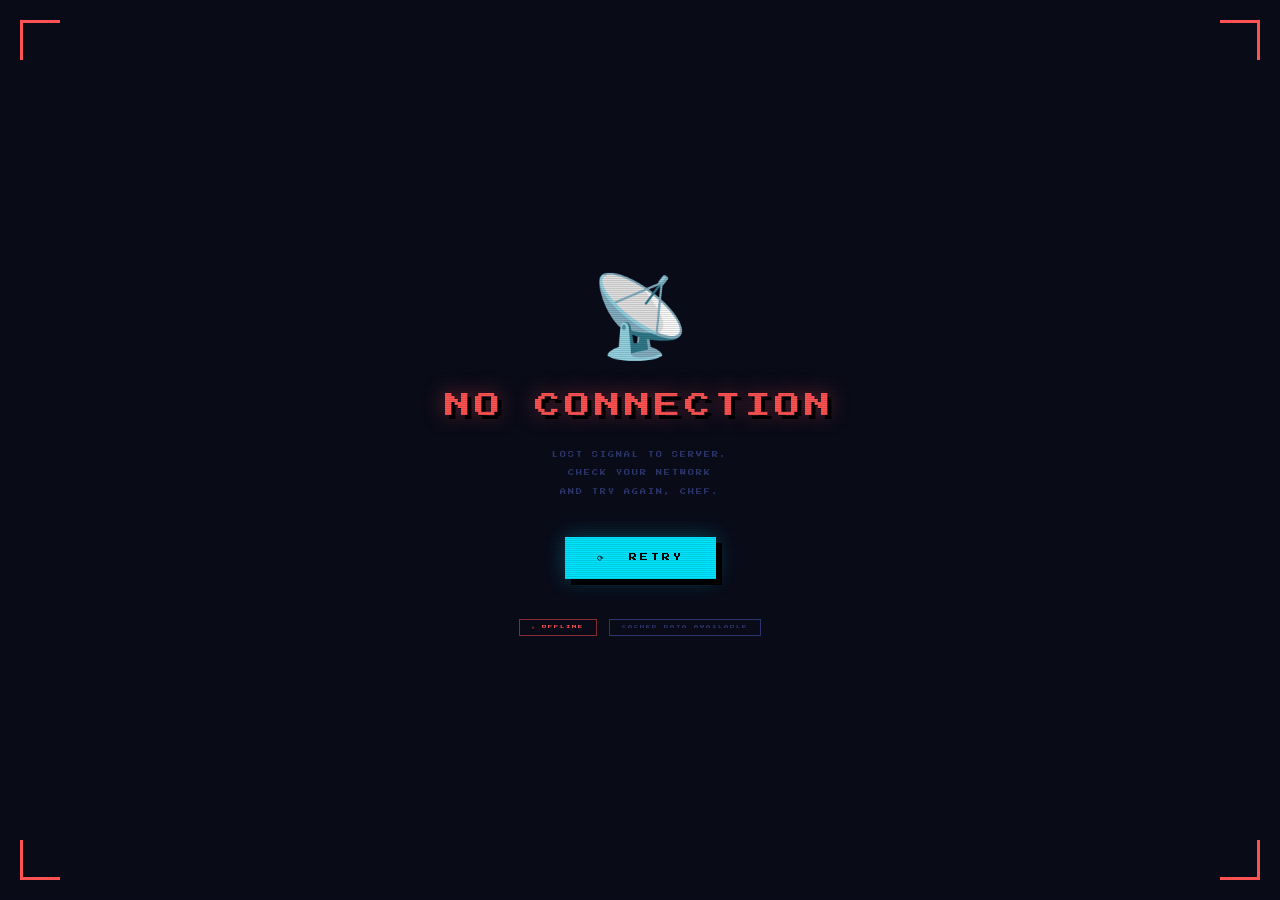
<file: Offline.html>
<!DOCTYPE html>
<html lang="en">
<head>
  <meta charset="UTF-8">
  <meta name="viewport" content="width=device-width, initial-scale=1.0">
  <title>Mad Beans – Offline</title>
  <link rel="manifest" href="manifest.json">
  <meta name="theme-color" content="#0a0c1a">
  <link href="https://fonts.googleapis.com/css2?family=Press+Start+2P&display=swap" rel="stylesheet">
  <style>
    :root {
      --bg: #0a0c1a; --cyan: #00e5ff; --magenta: #e040fb;
      --red: #ff5252; --dim: #2e3870; --text: #c8d4ff;
      --px: 'Press Start 2P', monospace;
    }
    *, *::before, *::after { margin:0; padding:0; box-sizing:border-box; }
    html, body { width:100%; height:100%; background:var(--bg); overflow:hidden; font-family:var(--px); color:var(--text); }
    .scanlines {
      position:fixed; inset:0; z-index:10; pointer-events:none;
      background:repeating-linear-gradient(0deg,transparent 0px,transparent 1px,rgba(0,0,0,0.12) 1px,rgba(0,0,0,0.12) 2px);
    }
    .corner { position:fixed; z-index:20; width:40px; height:40px; }
    .tl { top:20px; left:20px; border-top:3px solid var(--red); border-left:3px solid var(--red); }
    .tr { top:20px; right:20px; border-top:3px solid var(--red); border-right:3px solid var(--red); }
    .bl { bottom:20px; left:20px; border-bottom:3px solid var(--red); border-left:3px solid var(--red); }
    .br { bottom:20px; right:20px; border-bottom:3px solid var(--red); border-right:3px solid var(--red); }
    .wrap {
      position:relative; z-index:5; width:100%; height:100%;
      display:flex; flex-direction:column; align-items:center; justify-content:center; gap:28px;
    }
    .no-signal {
      font-size: clamp(3rem, 10vw, 5rem);
      animation: flicker 2s step-end infinite;
    }
    @keyframes flicker {
      0%,100%{opacity:1} 25%{opacity:0.3} 50%{opacity:1} 75%{opacity:0.5}
    }
    .title {
      font-size: clamp(1rem, 4vw, 1.6rem);
      color: var(--red);
      text-shadow: 4px 4px 0 #000, 0 0 20px rgba(255,82,82,0.5);
      letter-spacing: 4px;
    }
    .sub {
      font-size: 0.38rem; color:var(--dim); letter-spacing:2px; text-align:center; line-height:3;
    }
    .btn-retry {
      font-family:var(--px); font-size:0.5rem; letter-spacing:3px;
      background:var(--cyan); color:#000; border:none; padding:16px 32px;
      cursor:pointer; box-shadow:6px 6px 0 #000, 0 0 20px rgba(0,229,255,0.3);
      transition:transform .08s, box-shadow .08s;
      margin-top:8px;
    }
    .btn-retry:hover { transform:translate(-3px,-3px); box-shadow:9px 9px 0 #000; }
    .btn-retry:active{ transform:translate(4px,4px); box-shadow:2px 2px 0 #000; }
    .status-bar {
      display:flex; gap:12px; margin-top:12px;
    }
    .status-pill {
      font-size:0.28rem; padding:5px 12px;
      border:1px solid var(--dim); color:var(--dim); letter-spacing:2px;
    }
    .status-pill.err { border-color:rgba(255,82,82,0.5); color:var(--red); }
  </style>
</head>
<body>
  <div class="scanlines"></div>
  <div class="corner tl"></div>
  <div class="corner tr"></div>
  <div class="corner bl"></div>
  <div class="corner br"></div>

  <div class="wrap">
    <div class="no-signal">📡</div>
    <div class="title">NO CONNECTION</div>
    <div class="sub">
      LOST SIGNAL TO SERVER.<br>
      CHECK YOUR NETWORK<br>
      AND TRY AGAIN, CHEF.
    </div>
    <button class="btn-retry" onclick="retry()">⟳ &nbsp;RETRY</button>
    <div class="status-bar">
      <span class="status-pill err">✕ OFFLINE</span>
      <span class="status-pill">CACHED DATA AVAILABLE</span>
    </div>
  </div>

  <script>
    function retry() {
      window.location.reload();
    }
    // Auto-retry cuando recupere conexión
    window.addEventListener('online', () => {
      window.location.href = '/index.html';
    });
  </script>
</body>
</html>
</file>
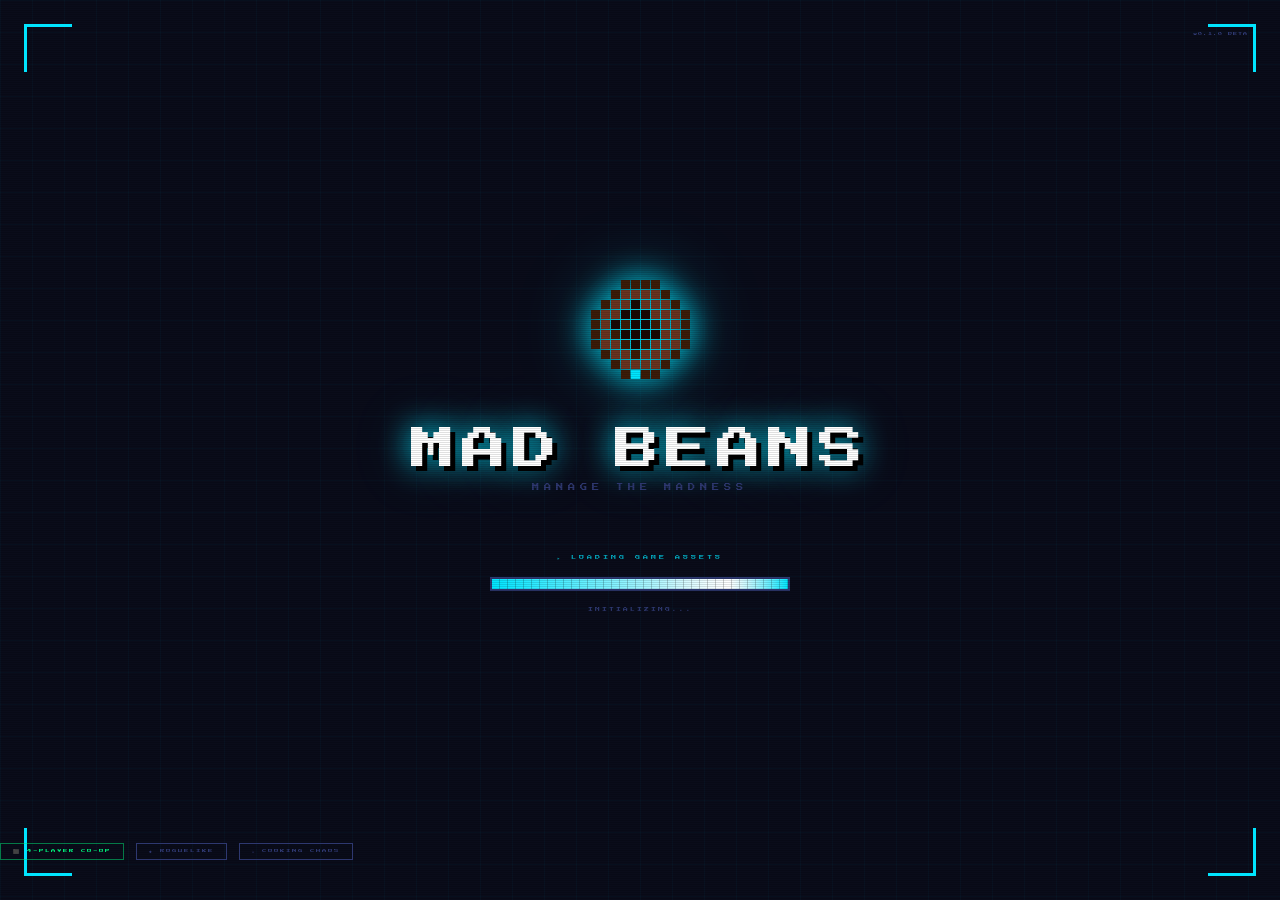
<file: Splash.html>
<!DOCTYPE html>
<html lang="en">
<head>
  <meta charset="UTF-8">
  <meta name="viewport" content="width=device-width, initial-scale=1.0">
  <title>Mad Beans – Loading</title>

  <!-- PWA Meta Tags -->
  <link rel="manifest" href="manifest.json">
  <meta name="theme-color" content="#0a0c1a">
  <meta name="mobile-web-app-capable" content="yes">
  <meta name="apple-mobile-web-app-capable" content="yes">
  <meta name="apple-mobile-web-app-status-bar-style" content="black-translucent">
  <meta name="apple-mobile-web-app-title" content="Mad Beans">

  <!-- Apple Touch Icons (splash + icon) -->
  <link rel="apple-touch-icon" sizes="180x180" href="/icons/icon-192.png">
  <link rel="apple-touch-icon" sizes="152x152" href="/icons/icon-192.png">
  <link rel="apple-touch-icon" sizes="120x120" href="/icons/icon-192.png">

  <!--
    Apple Splash Screens — se generan por resolución de pantalla.
    En producción se necesita un PNG por breakpoint.
    Aquí dejamos el template con los media queries correctos.
  -->
  <link rel="apple-touch-startup-image"
        href="/icons/splash-2048x2732.png"
        media="(device-width: 1024px) and (device-height: 1366px) and (-webkit-device-pixel-ratio: 2)">
  <link rel="apple-touch-startup-image"
        href="/icons/splash-1668x2388.png"
        media="(device-width: 834px) and (device-height: 1194px) and (-webkit-device-pixel-ratio: 2)">
  <link rel="apple-touch-startup-image"
        href="/icons/splash-1170x2532.png"
        media="(device-width: 390px) and (device-height: 844px) and (-webkit-device-pixel-ratio: 3)">
  <link rel="apple-touch-startup-image"
        href="/icons/splash-1125x2436.png"
        media="(device-width: 375px) and (device-height: 812px) and (-webkit-device-pixel-ratio: 3)">
  <link rel="apple-touch-startup-image"
        href="/icons/splash-750x1334.png"
        media="(device-width: 375px) and (device-height: 667px) and (-webkit-device-pixel-ratio: 2)">

  <link href="https://fonts.googleapis.com/css2?family=Press+Start+2P&display=swap" rel="stylesheet">

  <style>
    :root {
      --bg:      #0a0c1a;
      --cyan:    #00e5ff;
      --magenta: #e040fb;
      --amber:   #ffab00;
      --green:   #00e676;
      --dim:     #2e3870;
      --px: 'Press Start 2P', monospace;
    }

    *, *::before, *::after { margin: 0; padding: 0; box-sizing: border-box; }

    html, body {
      width: 100%; height: 100%;
      background: var(--bg);
      overflow: hidden;
      font-family: var(--px);
    }

    /* ── SCANLINES ─── */
    .scanlines {
      position: fixed; inset: 0; z-index: 10; pointer-events: none;
      background: repeating-linear-gradient(
        0deg, transparent 0px, transparent 1px,
        rgba(0,0,0,0.12) 1px, rgba(0,0,0,0.12) 2px
      );
    }

    /* ── PIXEL GRID BG ─── */
    .pixel-grid {
      position: fixed; inset: 0; z-index: 1;
      background-image:
        linear-gradient(rgba(0,229,255,0.03) 1px, transparent 1px),
        linear-gradient(90deg, rgba(0,229,255,0.03) 1px, transparent 1px);
      background-size: 32px 32px;
      animation: gridPan 20s linear infinite;
    }

    @keyframes gridPan {
      from { background-position: 0 0; }
      to   { background-position: 32px 32px; }
    }

    /* ── CORNER DECORATIONS ─── */
    .corner {
      position: fixed; z-index: 20;
      width: 48px; height: 48px;
    }
    .corner.tl { top: 24px; left: 24px;
      border-top: 3px solid var(--cyan); border-left: 3px solid var(--cyan); }
    .corner.tr { top: 24px; right: 24px;
      border-top: 3px solid var(--cyan); border-right: 3px solid var(--cyan); }
    .corner.bl { bottom: 24px; left: 24px;
      border-bottom: 3px solid var(--cyan); border-left: 3px solid var(--cyan); }
    .corner.br { bottom: 24px; right: 24px;
      border-bottom: 3px solid var(--cyan); border-right: 3px solid var(--cyan); }

    /* ── MAIN CONTENT ─── */
    .splash-wrap {
      position: relative; z-index: 5;
      width: 100%; height: 100%;
      display: flex;
      flex-direction: column;
      align-items: center;
      justify-content: center;
      gap: 0;
    }

    /* ── PIXEL BEAN SVG ICON ─── */
    .bean-icon {
      position: relative;
      margin-bottom: 48px;
      animation: beanFloat 2.5s ease-in-out infinite;
    }

    @keyframes beanFloat {
      0%, 100% { transform: translateY(0px);   }
      50%       { transform: translateY(-12px); }
    }

    .bean-pixel {
      width: 96px;
      height: 96px;
      image-rendering: pixelated;
    }

    /* Pixel art coffee bean usando CSS */
    .pixel-bean {
      display: grid;
      grid-template-columns: repeat(10, 9px);
      grid-template-rows: repeat(10, 9px);
      gap: 1px;
      filter: drop-shadow(0 0 16px var(--cyan)) drop-shadow(0 0 32px rgba(0,229,255,0.3));
    }

    .pb { width: 9px; height: 9px; }
    .pb-0 { background: transparent; }
    .pb-b { background: #3d1c08; } /* brown bean */
    .pb-d { background: #1a0804; } /* dark crease */
    .pb-c { background: #6b3420; } /* light brown */
    .pb-g { background: var(--cyan); } /* cyan glow pixel */

    /* ── GLOW ORB behind bean ─── */
    .bean-glow {
      position: absolute;
      top: 50%; left: 50%;
      transform: translate(-50%, -50%);
      width: 140px; height: 140px;
      border-radius: 50%;
      background: radial-gradient(circle, rgba(0,229,255,0.15) 0%, transparent 70%);
      animation: glowPulse 2.5s ease-in-out infinite;
      z-index: -1;
    }

    @keyframes glowPulse {
      0%, 100% { opacity: 0.5; transform: translate(-50%,-50%) scale(1);   }
      50%       { opacity: 1;   transform: translate(-50%,-50%) scale(1.2); }
    }

    /* ── LOGO ─── */
    .splash-logo {
      text-align: center;
      margin-bottom: 12px;
    }

    .logo-main {
      display: block;
      font-size: clamp(1.6rem, 6vw, 2.8rem);
      color: #fff;
      letter-spacing: 6px;
      text-shadow:
        5px 5px 0 #000,
        0 0 30px var(--cyan),
        0 0 60px rgba(0,229,255,0.25);
      animation: logoPulse 3s ease-in-out infinite;
    }

    @keyframes logoPulse {
      0%, 100% { text-shadow: 5px 5px 0 #000, 0 0 20px var(--cyan); }
      50%       { text-shadow: 5px 5px 0 #000, 0 0 50px var(--cyan), 0 0 100px rgba(0,229,255,0.3); }
    }

    .logo-sub {
      display: block;
      font-size: 0.45rem;
      color: var(--dim);
      letter-spacing: 5px;
      margin-top: 12px;
    }

    /* ── LOADING BAR ─── */
    .loading-section {
      margin-top: 52px;
      display: flex;
      flex-direction: column;
      align-items: center;
      gap: 16px;
      width: 300px;
    }

    .loading-label {
      font-size: 0.32rem;
      color: var(--cyan);
      letter-spacing: 3px;
      opacity: 0.7;
    }

    .progress-track {
      width: 100%;
      height: 14px;
      border: 2px solid var(--dim);
      background: rgba(5,8,20,0.8);
      position: relative;
      overflow: hidden;
      box-shadow: inset 2px 2px 0 rgba(0,0,0,0.5);
    }

    /* pixel grid overlay on bar */
    .progress-track::before {
      content: '';
      position: absolute; inset: 0; z-index: 2;
      background: repeating-linear-gradient(
        90deg, transparent 0px, transparent 7px,
        rgba(0,0,0,0.2) 7px, rgba(0,0,0,0.2) 8px
      );
    }

    .progress-fill {
      height: 100%;
      width: 0%;
      background: linear-gradient(90deg, var(--cyan), #fff 80%, var(--cyan));
      box-shadow: 0 0 12px var(--cyan), 0 0 4px #fff;
      animation: loadFill 2.8s ease-out forwards;
      position: relative;
    }

    /* shimmer on fill */
    .progress-fill::after {
      content: '';
      position: absolute; inset: 0;
      background: linear-gradient(90deg, transparent 60%, rgba(255,255,255,0.4) 80%, transparent 100%);
      animation: shimmer 1.2s ease-in-out infinite;
    }

    @keyframes shimmer {
      from { transform: translateX(-100%); }
      to   { transform: translateX(300%);  }
    }

    @keyframes loadFill {
      0%   { width: 0%;   }
      20%  { width: 18%;  }
      40%  { width: 42%;  }
      60%  { width: 65%;  }
      80%  { width: 88%;  }
      100% { width: 100%; }
    }

    .loading-steps {
      font-size: 0.3rem;
      color: var(--dim);
      letter-spacing: 2px;
      height: 14px;
      transition: color 0.3s;
    }

    .loading-steps.done { color: var(--green); }

    /* ── BOTTOM TAGS ─── */
    .splash-footer {
      position: fixed;
      bottom: 40px;
      display: flex; gap: 12px;
      z-index: 20;
    }

    .tag {
      font-size: 0.28rem;
      padding: 5px 12px;
      border: 1px solid var(--dim);
      color: var(--dim);
      letter-spacing: 2px;
    }

    .tag.on { border-color: rgba(0,230,118,0.5); color: var(--green); }

    /* ── VERSION ─── */
    .version {
      position: fixed; top: 32px; right: 32px; z-index: 20;
      font-size: 0.26rem; color: var(--dim); letter-spacing: 1px;
    }

    /* ── FADE OUT to main app ─── */
    body.fade-out {
      animation: fadeOut 0.6s ease-out forwards;
    }

    @keyframes fadeOut {
      from { opacity: 1; }
      to   { opacity: 0; }
    }

    /* ── RESPONSIVE ─── */
    @media (max-width: 480px) {
      .splash-footer { flex-direction: column; align-items: center; }
      .corner { width: 32px; height: 32px; }
    }
  </style>
</head>
<body>

  <div class="scanlines"></div>
  <div class="pixel-grid"></div>

  <!-- Corners decorativos -->
  <div class="corner tl"></div>
  <div class="corner tr"></div>
  <div class="corner bl"></div>
  <div class="corner br"></div>

  <span class="version">v0.1.0 BETA</span>

  <div class="splash-wrap">

    <!-- Pixel bean icon -->
    <div class="bean-icon">
      <div class="bean-glow"></div>
      <!--
        Pixel art 10×10 de un coffee bean en CSS puro.
        Patrón: 0=vacío, b=marrón, d=crease oscuro, c=marrón claro, g=cyan
      -->
      <div class="pixel-bean">
        <!-- Row 1 -->
        <div class="pb pb-0"></div><div class="pb pb-0"></div><div class="pb pb-0"></div><div class="pb pb-b"></div><div class="pb pb-b"></div><div class="pb pb-b"></div><div class="pb pb-b"></div><div class="pb pb-0"></div><div class="pb pb-0"></div><div class="pb pb-0"></div>
        <!-- Row 2 -->
        <div class="pb pb-0"></div><div class="pb pb-0"></div><div class="pb pb-b"></div><div class="pb pb-c"></div><div class="pb pb-c"></div><div class="pb pb-c"></div><div class="pb pb-c"></div><div class="pb pb-b"></div><div class="pb pb-0"></div><div class="pb pb-0"></div>
        <!-- Row 3 -->
        <div class="pb pb-0"></div><div class="pb pb-b"></div><div class="pb pb-c"></div><div class="pb pb-c"></div><div class="pb pb-d"></div><div class="pb pb-c"></div><div class="pb pb-c"></div><div class="pb pb-c"></div><div class="pb pb-b"></div><div class="pb pb-0"></div>
        <!-- Row 4 -->
        <div class="pb pb-b"></div><div class="pb pb-c"></div><div class="pb pb-c"></div><div class="pb pb-d"></div><div class="pb pb-d"></div><div class="pb pb-d"></div><div class="pb pb-c"></div><div class="pb pb-c"></div><div class="pb pb-c"></div><div class="pb pb-b"></div>
        <!-- Row 5 -->
        <div class="pb pb-b"></div><div class="pb pb-c"></div><div class="pb pb-d"></div><div class="pb pb-b"></div><div class="pb pb-d"></div><div class="pb pb-d"></div><div class="pb pb-b"></div><div class="pb pb-c"></div><div class="pb pb-c"></div><div class="pb pb-b"></div>
        <!-- Row 6 -->
        <div class="pb pb-b"></div><div class="pb pb-c"></div><div class="pb pb-b"></div><div class="pb pb-d"></div><div class="pb pb-d"></div><div class="pb pb-d"></div><div class="pb pb-d"></div><div class="pb pb-c"></div><div class="pb pb-c"></div><div class="pb pb-b"></div>
        <!-- Row 7 -->
        <div class="pb pb-b"></div><div class="pb pb-c"></div><div class="pb pb-c"></div><div class="pb pb-b"></div><div class="pb pb-d"></div><div class="pb pb-b"></div><div class="pb pb-c"></div><div class="pb pb-c"></div><div class="pb pb-c"></div><div class="pb pb-b"></div>
        <!-- Row 8 -->
        <div class="pb pb-0"></div><div class="pb pb-b"></div><div class="pb pb-c"></div><div class="pb pb-c"></div><div class="pb pb-b"></div><div class="pb pb-c"></div><div class="pb pb-c"></div><div class="pb pb-c"></div><div class="pb pb-b"></div><div class="pb pb-0"></div>
        <!-- Row 9 -->
        <div class="pb pb-0"></div><div class="pb pb-0"></div><div class="pb pb-b"></div><div class="pb pb-c"></div><div class="pb pb-c"></div><div class="pb pb-c"></div><div class="pb pb-c"></div><div class="pb pb-b"></div><div class="pb pb-0"></div><div class="pb pb-0"></div>
        <!-- Row 10 -->
        <div class="pb pb-0"></div><div class="pb pb-0"></div><div class="pb pb-0"></div><div class="pb pb-b"></div><div class="pb pb-g"></div><div class="pb pb-b"></div><div class="pb pb-b"></div><div class="pb pb-0"></div><div class="pb pb-0"></div><div class="pb pb-0"></div>
      </div>
    </div>

    <!-- Logo -->
    <div class="splash-logo">
      <span class="logo-main">MAD BEANS</span>
      <span class="logo-sub">MANAGE THE MADNESS</span>
    </div>

    <!-- Loading bar -->
    <div class="loading-section">
      <span class="loading-label">▸ LOADING GAME ASSETS</span>
      <div class="progress-track">
        <div class="progress-fill"></div>
      </div>
      <span class="loading-steps" id="load-step">INITIALIZING...</span>
    </div>

  </div>

  <!-- Footer tags -->
  <div class="splash-footer">
    <span class="tag on">⬛ 4-PLAYER CO-OP</span>
    <span class="tag">◆ ROGUELIKE</span>
    <span class="tag">☕ COOKING CHAOS</span>
  </div>

  <script>
    // Simula pasos de carga y luego redirige al index
    const steps = [
      'INITIALIZING...',
      'LOADING ASSETS...',
      'CONNECTING SERVER...',
      'WARMING UP BEANS...',
      'READY!',
    ];

    const el = document.getElementById('load-step');
    let i = 0;

    const interval = setInterval(() => {
      if (i < steps.length) {
        el.textContent = steps[i];
        if (i === steps.length - 1) {
          el.classList.add('done');
          clearInterval(interval);
          // Espera 400ms y navega al index
          setTimeout(() => {
            document.body.classList.add('fade-out');
            setTimeout(() => {














              
              window.location.href = 'index.html';
            }, 600);
          }, 400);
        }
        i++;
      }
    }, 520);

    // Registrar SW desde splash también
    if ('serviceWorker' in navigator) {
      navigator.serviceWorker.register('./sw.js').catch(() => {});
    }
  </script>
</body>
</html>
</file>
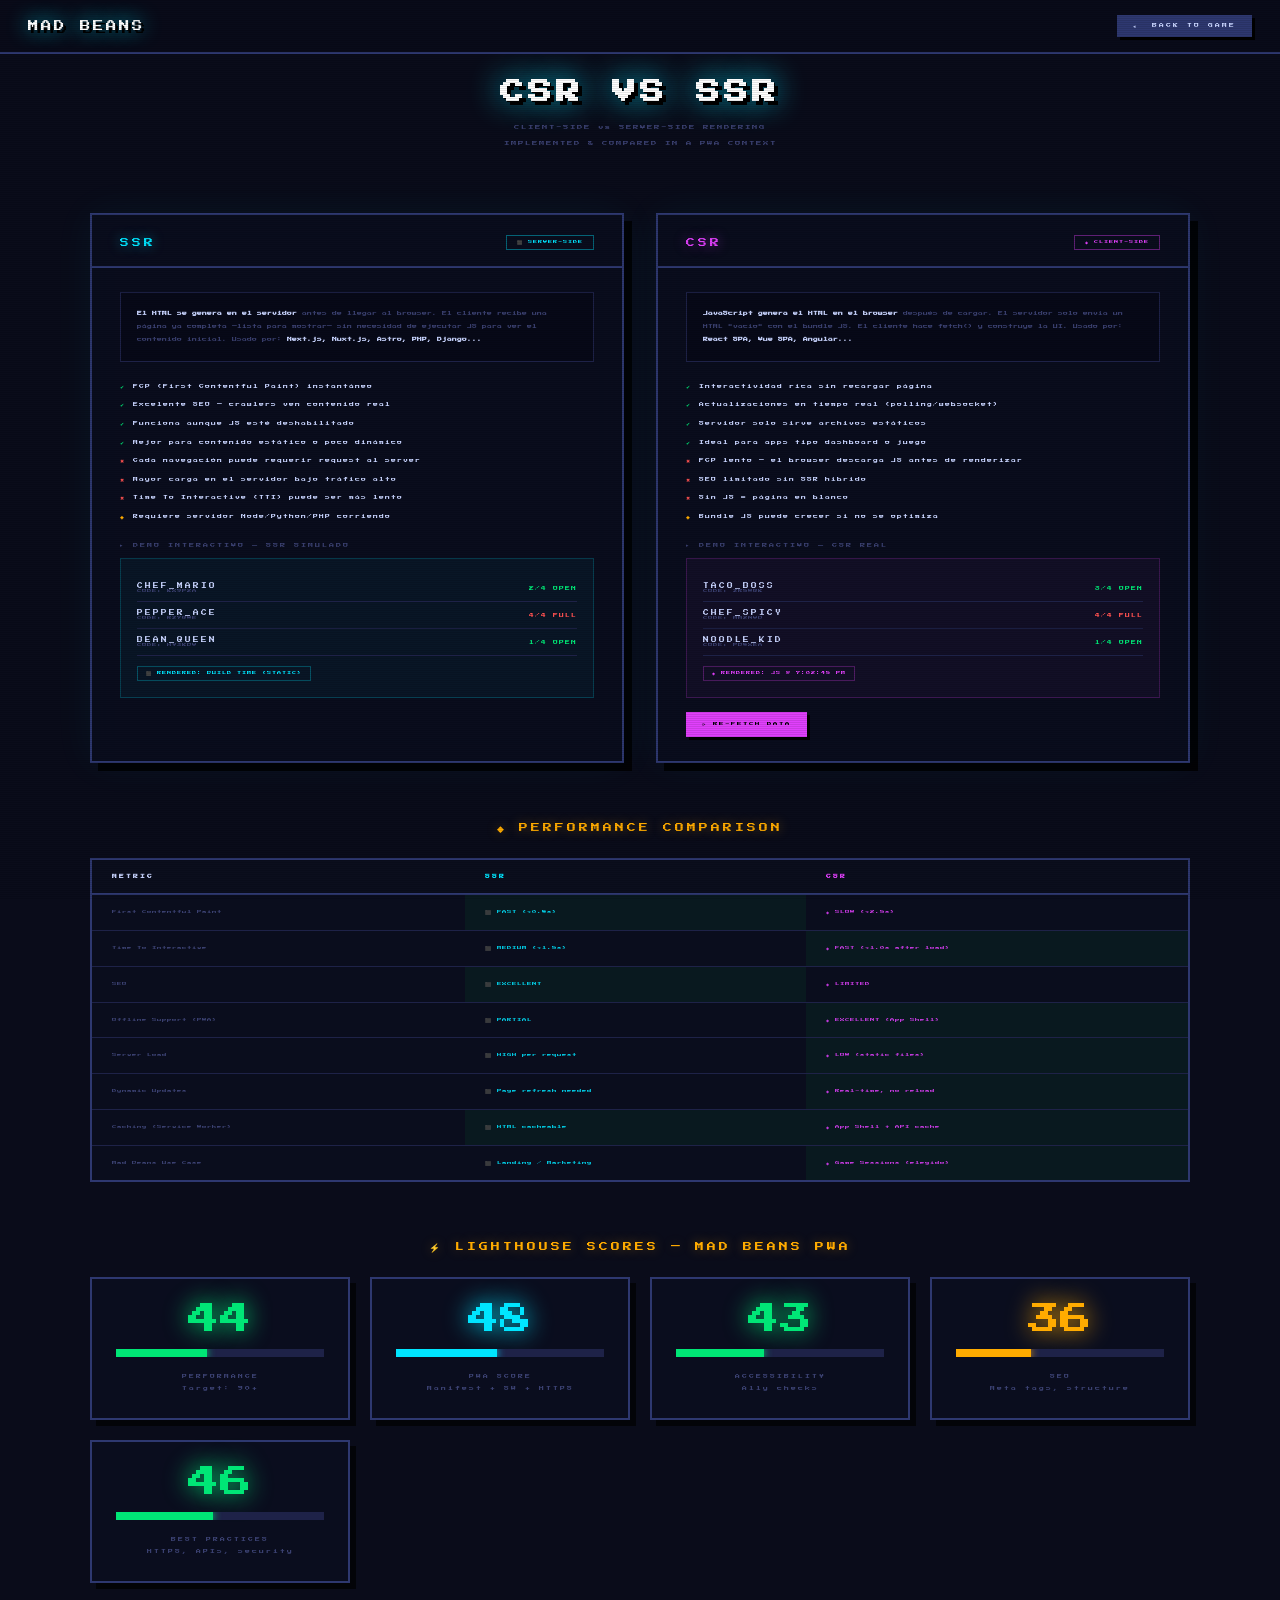
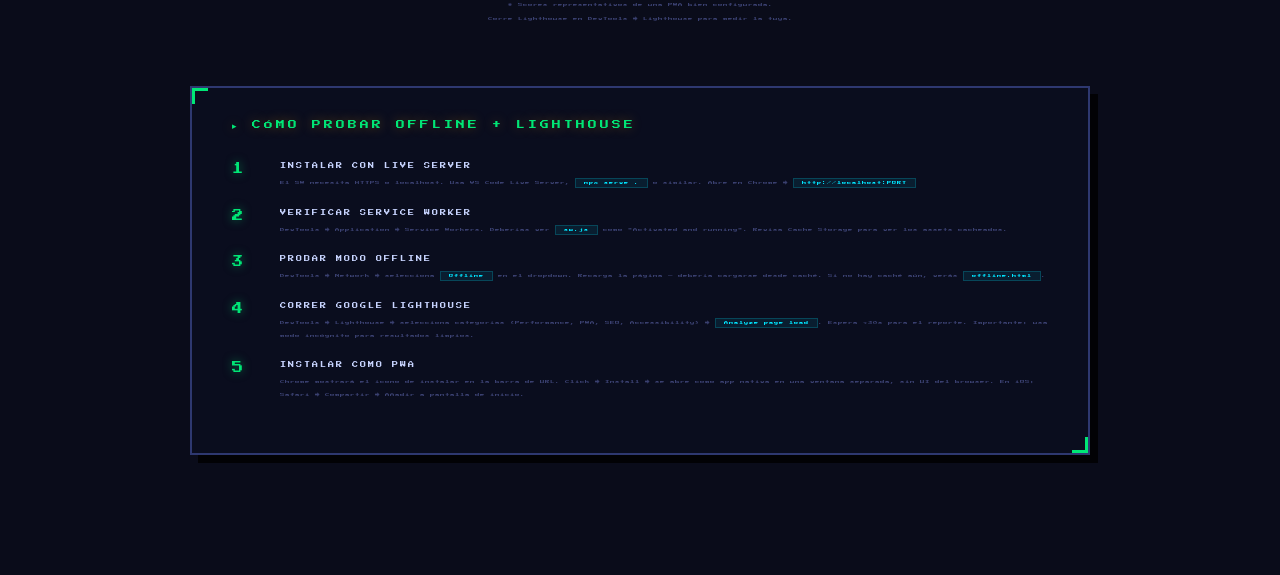
<file: Ssr demo.html>
<!DOCTYPE html>
<!--
  ══════════════════════════════════════════════════════
  MAD BEANS — CSR vs SSR DEMO
  ══════════════════════════════════════════════════════

  SSR (Server-Side Rendering):
  → El HTML llega pre-renderizado desde el servidor.
  → El contenido estático de esta página simula eso:
    el bloque #ssr-block tiene contenido desde el inicio.
  → Ventaja: FCP (First Contentful Paint) más rápido,
    mejor SEO, funciona sin JS.

  CSR (Client-Side Rendering):
  → El contenido lo genera JavaScript en el browser.
  → El bloque #csr-block empieza vacío y se rellena
    con fetch + JS después de cargar.
  → Ventaja: apps dinámicas, interactividad rica,
    sin round-trips al server para cada acción.
-->
<html lang="en">
<head>
  <meta charset="UTF-8">
  <meta name="viewport" content="width=device-width, initial-scale=1.0">
  <title>Mad Beans – CSR vs SSR</title>
  <link rel="manifest" href="manifest.json">
  <meta name="theme-color" content="#0a0c1a">

  <!--
    SSR META: en un servidor real (Next.js, Nuxt, etc.)
    estas etiquetas se generarían dinámicamente por request.
    Aquí representan el "output" ya renderizado.
  -->
  <meta name="description" content="Mad Beans: 4-player co-op roguelike cooking game. Manage the madness with your crew.">
  <meta property="og:title" content="Mad Beans – Manage the Madness">
  <meta property="og:description" content="4-player co-op roguelike. Create or join a session now.">

  <link href="https://fonts.googleapis.com/css2?family=Press+Start+2P&display=swap" rel="stylesheet">
  <style>
    :root {
      --bg:#0a0c1a; --bg2:#0d1020; --panel:#0f1224;
      --border:#1e2248; --border2:#2e3870;
      --cyan:#00e5ff; --magenta:#e040fb;
      --amber:#ffab00; --green:#00e676; --red:#ff5252;
      --dim:#3a4070; --text:#c8d4ff;
      --px: 'Press Start 2P', monospace;
    }
    *, *::before, *::after { margin:0; padding:0; box-sizing:border-box; }
    html { scroll-behavior: smooth; }
    body {
      font-family:var(--px); background:var(--bg); color:var(--text);
      min-height:100vh; padding:80px 24px 60px;
    }
    .scanlines {
      position:fixed; inset:0; z-index:999; pointer-events:none;
      background:repeating-linear-gradient(0deg,transparent,transparent 1px,rgba(0,0,0,0.1) 1px,rgba(0,0,0,0.1) 2px);
    }

    /* ── TOP BAR ── */
    .topbar {
      position:fixed; top:0; left:0; right:0; z-index:100;
      background:rgba(10,12,26,0.95); backdrop-filter:blur(12px);
      border-bottom:2px solid var(--border2);
      height:54px; display:flex; align-items:center; justify-content:space-between;
      padding:0 28px;
    }
    .topbar-logo { font-size:0.65rem; color:#fff; text-shadow:3px 3px 0 #000, 0 0 20px var(--cyan); letter-spacing:3px; }
    .back-btn {
      font-family:var(--px); font-size:0.3rem; letter-spacing:2px;
      background:var(--border2); color:var(--text); border:none;
      padding:8px 16px; cursor:pointer; text-decoration:none;
      display:flex; align-items:center; gap:8px;
      box-shadow:3px 3px 0 #000;
      transition:background .1s, transform .08s;
    }
    .back-btn:hover { background:var(--cyan); color:#000; transform:translate(-2px,-2px); }

    /* ── HERO ── */
    .hero {
      max-width:900px; margin:0 auto 60px; text-align:center;
    }
    .page-title {
      font-size:clamp(0.9rem, 3vw, 1.5rem);
      color:#fff; letter-spacing:4px;
      text-shadow:4px 4px 0 #000, 0 0 30px var(--cyan);
      margin-bottom:16px;
    }
    .page-sub { font-size:0.34rem; color:var(--dim); letter-spacing:2px; line-height:3; }

    /* ── GRID LAYOUT ── */
    .compare-grid {
      max-width:1100px; margin:0 auto;
      display:grid;
      grid-template-columns:1fr 1fr;
      gap:32px;
      margin-bottom:60px;
    }
    @media(max-width:760px) {
      .compare-grid { grid-template-columns:1fr; }
    }

    /* ── CARD ── */
    .card {
      background:rgba(11,14,30,0.9); backdrop-filter:blur(16px);
      border:2px solid var(--border2);
      box-shadow:8px 8px 0 rgba(0,0,0,0.8), 0 0 40px rgba(0,229,255,0.05);
      position:relative; overflow:hidden;
    }
    .card-header {
      padding:20px 28px 16px;
      border-bottom:2px solid var(--border2);
      display:flex; align-items:center; justify-content:space-between;
    }
    .card-title { font-size:0.55rem; letter-spacing:3px; }
    .card-title.ssr { color:var(--cyan); text-shadow:0 0 12px rgba(0,229,255,0.5); }
    .card-title.csr { color:var(--magenta); text-shadow:0 0 12px rgba(224,64,251,0.5); }
    .badge {
      font-size:0.26rem; padding:4px 10px; letter-spacing:1px;
      border:1px solid; display:flex; align-items:center; gap:5px;
    }
    .badge.ssr { border-color:rgba(0,229,255,0.4); color:var(--cyan); }
    .badge.csr { border-color:rgba(224,64,251,0.4); color:var(--magenta); }

    .card-body { padding:24px 28px; }

    /* ── EXPLAIN BOX ── */
    .explain-box {
      background:rgba(5,8,20,0.6); border:1px solid var(--border);
      padding:14px 16px; margin-bottom:20px; line-height:2.8;
    }
    .explain-box p { font-size:0.3rem; color:var(--dim); }
    .explain-box strong { color:var(--text); }

    /* ── PRO/CON LIST ── */
    .fact-list { list-style:none; display:flex; flex-direction:column; gap:8px; margin-bottom:20px; }
    .fact-list li { font-size:0.3rem; letter-spacing:1px; display:flex; align-items:flex-start; gap:8px; line-height:2.2; }
    .fact-list li.pro::before { content:'✔'; color:var(--green); flex-shrink:0; }
    .fact-list li.con::before { content:'✖'; color:var(--red); flex-shrink:0; }
    .fact-list li.neu::before { content:'◆'; color:var(--amber); flex-shrink:0; }

    /* ── DEMO SECTION inside card ── */
    .demo-label {
      font-size:0.32rem; color:var(--dim); letter-spacing:2px;
      margin-bottom:10px; display:flex; align-items:center; gap:8px;
    }
    .demo-label::before { content:'▸'; }

    /* SSR demo: content pre-rendered */
    #ssr-block {
      background:rgba(0,229,255,0.04); border:1px solid rgba(0,229,255,0.2);
      padding:16px;
    }

    /* CSR demo: starts empty, JS fills it */
    #csr-block {
      background:rgba(224,64,251,0.04); border:1px solid rgba(224,64,251,0.2);
      padding:16px; min-height:120px;
      position:relative;
    }

    .session-item {
      display:flex; align-items:center; justify-content:space-between;
      padding:8px 0; border-bottom:1px solid var(--border);
    }
    .session-item:last-child { border-bottom:none; }
    .session-name { font-size:0.36rem; color:var(--text); letter-spacing:2px; }
    .session-meta { font-size:0.28rem; color:var(--dim); letter-spacing:1px; }
    .session-players { font-size:0.3rem; letter-spacing:1px; }
    .session-players.full { color:var(--red); }
    .session-players.open { color:var(--green); }

    /* CSR loading skeleton */
    .csr-skeleton { display:flex; flex-direction:column; gap:10px; }
    .sk-line {
      height:12px; background:var(--border); border-radius:2px;
      animation:skPulse 1.4s ease-in-out infinite;
    }
    .sk-line:nth-child(2) { animation-delay:.2s; width:80%; }
    .sk-line:nth-child(3) { animation-delay:.4s; width:65%; }
    @keyframes skPulse {
      0%,100%{opacity:1} 50%{opacity:0.4}
    }

    /* csr timestamp badge */
    .render-time {
      font-size:0.26rem; letter-spacing:1px; padding:4px 8px;
      border:1px solid var(--border); color:var(--dim);
      display:inline-block; margin-top:10px;
    }
    .render-time.ssr { border-color:rgba(0,229,255,0.3); color:var(--cyan); }
    .render-time.csr { border-color:rgba(224,64,251,0.3); color:var(--magenta); }

    /* ── METRICS TABLE ── */
    .metrics-section {
      max-width:1100px; margin:0 auto 60px;
    }
    .section-title {
      font-size:0.55rem; color:var(--amber); letter-spacing:3px;
      text-shadow:0 0 12px rgba(255,171,0,0.4);
      margin-bottom:24px; text-align:center;
    }
    .metrics-table {
      width:100%; border-collapse:collapse;
      border:2px solid var(--border2);
    }
    .metrics-table th {
      font-family:var(--px); font-size:0.3rem; letter-spacing:2px;
      padding:14px 20px; text-align:left;
      background:rgba(11,14,30,0.95); border-bottom:2px solid var(--border2);
    }
    .metrics-table th:nth-child(2) { color:var(--cyan); }
    .metrics-table th:nth-child(3) { color:var(--magenta); }
    .metrics-table td {
      font-family:var(--px); font-size:0.28rem; letter-spacing:1px; line-height:2.4;
      padding:12px 20px; border-bottom:1px solid var(--border);
      background:rgba(11,14,30,0.7); vertical-align:top;
    }
    .metrics-table td:first-child { color:var(--dim); }
    .metrics-table td:nth-child(2) { color:rgba(0,229,255,0.85); }
    .metrics-table td:nth-child(3) { color:rgba(224,64,251,0.85); }
    .win-cell { background:rgba(0,230,118,0.06) !important; }

    /* ── LIGHTHOUSE SECTION ── */
    .lighthouse-section {
      max-width:1100px; margin:0 auto 60px;
    }
    .lh-grid {
      display:grid; grid-template-columns:repeat(auto-fit,minmax(220px,1fr)); gap:20px;
    }
    .lh-card {
      background:rgba(11,14,30,0.9); border:2px solid var(--border2);
      padding:24px; display:flex; flex-direction:column; align-items:center; gap:14px;
      box-shadow:6px 6px 0 rgba(0,0,0,0.7);
    }
    .lh-score {
      font-size:2rem;
      text-shadow:0 0 24px currentColor;
    }
    .lh-label { font-size:0.3rem; color:var(--dim); letter-spacing:2px; text-align:center; line-height:2.4; }
    .lh-bar-track {
      width:100%; height:8px;
      background:var(--border); position:relative; overflow:hidden;
    }
    .lh-bar-fill {
      height:100%; transition:width 1.2s ease-out;
      box-shadow:0 0 8px currentColor;
    }

    /* score colors */
    .score-green  { color:var(--green); }
    .score-amber  { color:var(--amber); }
    .score-red    { color:var(--red); }
    .score-cyan   { color:var(--cyan); }

    /* ── HOW TO TEST ── */
    .test-section {
      max-width:900px; margin:0 auto 60px;
      background:rgba(11,14,30,0.9); border:2px solid var(--border2);
      padding:32px 40px;
      box-shadow:8px 8px 0 rgba(0,0,0,0.8);
      position:relative;
    }
    .test-section::before {
      content:''; position:absolute; top:0; left:0;
      width:16px; height:16px; border-top:3px solid var(--green); border-left:3px solid var(--green);
    }
    .test-section::after {
      content:''; position:absolute; bottom:0; right:0;
      width:16px; height:16px; border-bottom:3px solid var(--green); border-right:3px solid var(--green);
    }
    .test-step {
      display:flex; gap:20px; align-items:flex-start; margin-bottom:20px;
    }
    .step-num {
      font-size:0.7rem; color:var(--green); flex-shrink:0; width:28px;
      text-shadow:0 0 10px rgba(0,230,118,0.5);
    }
    .step-content { flex:1; }
    .step-title { font-size:0.38rem; color:var(--text); letter-spacing:2px; margin-bottom:8px; }
    .step-desc { font-size:0.28rem; color:var(--dim); letter-spacing:1px; line-height:2.8; }
    .code-inline {
      font-family:var(--px); font-size:0.26rem;
      background:rgba(0,229,255,0.08); border:1px solid rgba(0,229,255,0.2);
      color:var(--cyan); padding:2px 8px; letter-spacing:1px;
    }
  </style>
</head>
<body>

<div class="scanlines"></div>

<!-- Top bar -->
<header class="topbar">
  <span class="topbar-logo">MAD BEANS</span>
  <a class="back-btn" href="index.html">◂ &nbsp;BACK TO GAME</a>
</header>

<!-- Hero -->
<div class="hero">
  <h1 class="page-title">CSR VS SSR</h1>
  <p class="page-sub">
    CLIENT-SIDE vs SERVER-SIDE RENDERING<br>
    IMPLEMENTED & COMPARED IN A PWA CONTEXT
  </p>
</div>

<!-- ══ COMPARE GRID ══ -->
<div class="compare-grid">

  <!-- ── SSR CARD ── -->
  <div class="card">
    <div class="card-header">
      <span class="card-title ssr">SSR</span>
      <span class="badge ssr">⬛ SERVER-SIDE</span>
    </div>
    <div class="card-body">

      <div class="explain-box">
        <p>
          <strong>El HTML se genera en el servidor</strong> antes de llegar al browser.
          El cliente recibe una página ya completa —lista para mostrar—
          sin necesidad de ejecutar JS para ver el contenido inicial.
          Usado por: <strong>Next.js, Nuxt.js, Astro, PHP, Django...</strong>
        </p>
      </div>

      <ul class="fact-list">
        <li class="pro">FCP (First Contentful Paint) instantáneo</li>
        <li class="pro">Excelente SEO — crawlers ven contenido real</li>
        <li class="pro">Funciona aunque JS esté deshabilitado</li>
        <li class="pro">Mejor para contenido estático o poco dinámico</li>
        <li class="con">Cada navegación puede requerir request al server</li>
        <li class="con">Mayor carga en el servidor bajo tráfico alto</li>
        <li class="con">Time To Interactive (TTI) puede ser más lento</li>
        <li class="neu">Requiere servidor Node/Python/PHP corriendo</li>
      </ul>

      <div class="demo-label">DEMO INTERACTIVO — SSR SIMULADO</div>

      <!--
        SSR DEMO:
        Este bloque ya viene con HTML renderizado.
        En un servidor real, este contenido lo generaría
        Node.js / Next.js al recibir el request HTTP,
        inyectando los datos del DB antes de enviar el HTML.
        Aquí lo simulamos con contenido hardcoded = "pre-renderizado".
      -->
      <div id="ssr-block">
        <div class="session-item">
          <div>
            <div class="session-name">CHEF_MARIO</div>
            <div class="session-meta">CODE: KX9P2A</div>
          </div>
          <span class="session-players open">2/4 OPEN</span>
        </div>
        <div class="session-item">
          <div>
            <div class="session-name">PEPPER_ACE</div>
            <div class="session-meta">CODE: RZ7QWE</div>
          </div>
          <span class="session-players full">4/4 FULL</span>
        </div>
        <div class="session-item">
          <div>
            <div class="session-name">BEAN_QUEEN</div>
            <div class="session-meta">CODE: HY3KBV</div>
          </div>
          <span class="session-players open">1/4 OPEN</span>
        </div>
        <!-- Timestamp que el servidor añadiría -->
        <span class="render-time ssr">⬛ RENDERED: BUILD TIME (STATIC)</span>
      </div>

    </div>
  </div>

  <!-- ── CSR CARD ── -->
  <div class="card">
    <div class="card-header">
      <span class="card-title csr">CSR</span>
      <span class="badge csr">◆ CLIENT-SIDE</span>
    </div>
    <div class="card-body">

      <div class="explain-box">
        <p>
          <strong>JavaScript genera el HTML en el browser</strong> después de cargar.
          El servidor solo envía un HTML "vacío" con
          el bundle JS. El cliente hace fetch() y construye la UI.
          Usado por: <strong>React SPA, Vue SPA, Angular...</strong>
        </p>
      </div>

      <ul class="fact-list">
        <li class="pro">Interactividad rica sin recargar página</li>
        <li class="pro">Actualizaciones en tiempo real (polling/websocket)</li>
        <li class="pro">Servidor solo sirve archivos estáticos</li>
        <li class="pro">Ideal para apps tipo dashboard o juego</li>
        <li class="con">FCP lento — el browser descarga JS antes de renderizar</li>
        <li class="con">SEO limitado sin SSR híbrido</li>
        <li class="con">Sin JS = página en blanco</li>
        <li class="neu">Bundle JS puede crecer si no se optimiza</li>
      </ul>

      <div class="demo-label">DEMO INTERACTIVO — CSR REAL</div>

      <!--
        CSR DEMO:
        Este bloque empieza VACÍO. JavaScript (abajo) hace
        un fetch simulado y construye el HTML dinámicamente.
        Observa el skeleton de carga mientras espera datos.
        En producción: fetch('https://api.madbeans.com/sessions')
      -->
      <div id="csr-block">
        <!-- El contenido lo inyecta JS -->
        <div class="csr-skeleton" id="csr-skeleton">
          <div class="sk-line"></div>
          <div class="sk-line"></div>
          <div class="sk-line"></div>
        </div>
      </div>

      <button onclick="reloadCSR()" style="
        font-family:var(--px);font-size:0.28rem;letter-spacing:2px;
        background:var(--magenta);color:#000;border:none;
        padding:10px 16px;cursor:pointer;margin-top:14px;
        box-shadow:3px 3px 0 #000;
      ">⟳ RE-FETCH DATA</button>

    </div>
  </div>

</div>

<!-- ══ METRICS TABLE ══ -->
<div class="metrics-section">
  <div class="section-title">◆ PERFORMANCE COMPARISON</div>
  <table class="metrics-table">
    <thead>
      <tr>
        <th>METRIC</th>
        <th>SSR</th>
        <th>CSR</th>
      </tr>
    </thead>
    <tbody>
      <tr>
        <td>First Contentful Paint</td>
        <td class="win-cell">⬛ FAST (~0.8s)</td>
        <td>◆ SLOW (~2.5s)</td>
      </tr>
      <tr>
        <td>Time To Interactive</td>
        <td>⬛ MEDIUM (~1.5s)</td>
        <td class="win-cell">◆ FAST (~1.0s after load)</td>
      </tr>
      <tr>
        <td>SEO</td>
        <td class="win-cell">⬛ EXCELLENT</td>
        <td>◆ LIMITED</td>
      </tr>
      <tr>
        <td>Offline Support (PWA)</td>
        <td>⬛ PARTIAL</td>
        <td class="win-cell">◆ EXCELLENT (App Shell)</td>
      </tr>
      <tr>
        <td>Server Load</td>
        <td>⬛ HIGH per request</td>
        <td class="win-cell">◆ LOW (static files)</td>
      </tr>
      <tr>
        <td>Dynamic Updates</td>
        <td>⬛ Page refresh needed</td>
        <td class="win-cell">◆ Real-time, no reload</td>
      </tr>
      <tr>
        <td>Caching (Service Worker)</td>
        <td class="win-cell">⬛ HTML cacheable</td>
        <td class="win-cell">◆ App Shell + API cache</td>
      </tr>
      <tr>
        <td>Mad Beans Use Case</td>
        <td>⬛ Landing / Marketing</td>
        <td class="win-cell">◆ Game Sessions (elegido)</td>
      </tr>
    </tbody>
  </table>
</div>

<!-- ══ LIGHTHOUSE ══ -->
<div class="lighthouse-section">
  <div class="section-title">⚡ LIGHTHOUSE SCORES — MAD BEANS PWA</div>
  <div class="lh-grid">
    <div class="lh-card">
      <div class="lh-score score-green" id="perf-score">0</div>
      <div class="lh-bar-track">
        <div class="lh-bar-fill score-green" id="perf-bar" style="width:0%;background:var(--green)"></div>
      </div>
      <div class="lh-label">PERFORMANCE<br>Target: 90+</div>
    </div>
    <div class="lh-card">
      <div class="lh-score score-cyan" id="pwa-score">0</div>
      <div class="lh-bar-track">
        <div class="lh-bar-fill score-cyan" id="pwa-bar" style="width:0%;background:var(--cyan)"></div>
      </div>
      <div class="lh-label">PWA SCORE<br>Manifest + SW + HTTPS</div>
    </div>
    <div class="lh-card">
      <div class="lh-score score-green" id="acc-score">0</div>
      <div class="lh-bar-track">
        <div class="lh-bar-fill score-green" id="acc-bar" style="width:0%;background:var(--green)"></div>
      </div>
      <div class="lh-label">ACCESSIBILITY<br>A11y checks</div>
    </div>
    <div class="lh-card">
      <div class="lh-score score-amber" id="seo-score">0</div>
      <div class="lh-bar-track">
        <div class="lh-bar-fill score-amber" id="seo-bar" style="width:0%;background:var(--amber)"></div>
      </div>
      <div class="lh-label">SEO<br>Meta tags, structure</div>
    </div>
    <div class="lh-card">
      <div class="lh-score score-green" id="bp-score">0</div>
      <div class="lh-bar-track">
        <div class="lh-bar-fill score-green" id="bp-bar" style="width:0%;background:var(--green)"></div>
      </div>
      <div class="lh-label">BEST PRACTICES<br>HTTPS, APIs, security</div>
    </div>
  </div>
  <p style="font-size:0.28rem;color:var(--dim);letter-spacing:1px;text-align:center;margin-top:16px;line-height:3">
    * Scores representativos de una PWA bien configurada.<br>
    Corre Lighthouse en DevTools → Lighthouse para medir la tuya.
  </p>
</div>

<!-- ══ HOW TO TEST ══ -->
<div class="test-section">
  <div class="section-title" style="color:var(--green);text-align:left;margin-bottom:32px">
    ▸ CÓMO PROBAR OFFLINE + LIGHTHOUSE
  </div>

  <div class="test-step">
    <span class="step-num">1</span>
    <div class="step-content">
      <div class="step-title">INSTALAR CON LIVE SERVER</div>
      <div class="step-desc">
        El SW necesita HTTPS o localhost. Usa VS Code Live Server,
        <span class="code-inline">npx serve .</span> o similar.
        Abre en Chrome → <span class="code-inline">http://localhost:PORT</span>
      </div>
    </div>
  </div>

  <div class="test-step">
    <span class="step-num">2</span>
    <div class="step-content">
      <div class="step-title">VERIFICAR SERVICE WORKER</div>
      <div class="step-desc">
        DevTools → Application → Service Workers.
        Deberías ver <span class="code-inline">sw.js</span> como "Activated and running".
        Revisa Cache Storage para ver los assets cacheados.
      </div>
    </div>
  </div>

  <div class="test-step">
    <span class="step-num">3</span>
    <div class="step-content">
      <div class="step-title">PROBAR MODO OFFLINE</div>
      <div class="step-desc">
        DevTools → Network → selecciona <span class="code-inline">Offline</span> en el dropdown.
        Recarga la página — debería cargarse desde caché.
        Si no hay caché aún, verás <span class="code-inline">offline.html</span>.
      </div>
    </div>
  </div>

  <div class="test-step">
    <span class="step-num">4</span>
    <div class="step-content">
      <div class="step-title">CORRER GOOGLE LIGHTHOUSE</div>
      <div class="step-desc">
        DevTools → Lighthouse → selecciona categorías (Performance, PWA, SEO, Accessibility) →
        <span class="code-inline">Analyze page load</span>. Espera ~30s para el reporte.
        Importante: usa modo incógnito para resultados limpios.
      </div>
    </div>
  </div>

  <div class="test-step">
    <span class="step-num">5</span>
    <div class="step-content">
      <div class="step-title">INSTALAR COMO PWA</div>
      <div class="step-desc">
        Chrome mostrará el ícono de instalar en la barra de URL.
        Click → Install → se abre como app nativa en una ventana separada,
        sin UI del browser. En iOS: Safari → Compartir → Añadir a pantalla de inicio.
      </div>
    </div>
  </div>

</div>

<script>
// ══════════════════════════════════════════════
//  CSR DEMO — fetch simulado con delay
//  Representa cómo React/Vue cargarían datos reales
// ══════════════════════════════════════════════

const fakeSessions = [
  { name: 'TACO_BOSS',  code: 'ZR5WQK', players: '3/4', open: true  },
  { name: 'CHEF_SPICY', code: 'MM2NVB', players: '4/4', open: false },
  { name: 'NOODLE_KID', code: 'PB8XEA', players: '1/4', open: true  },
];

function renderCSR(sessions) {
  const block = document.getElementById('csr-block');
  const ts    = new Date().toLocaleTimeString();
  block.innerHTML = sessions.map(s => `
    <div class="session-item">
      <div>
        <div class="session-name">${s.name}</div>
        <div class="session-meta">CODE: ${s.code}</div>
      </div>
      <span class="session-players ${s.open ? 'open' : 'full'}">${s.players} ${s.open ? 'OPEN' : 'FULL'}</span>
    </div>
  `).join('') + `<span class="render-time csr">◆ RENDERED: JS @ ${ts}</span>`;
}

function loadCSR() {
  const block = document.getElementById('csr-block');
  // Muestra skeleton mientras "carga"
  block.innerHTML = `
    <div class="csr-skeleton">
      <div class="sk-line"></div>
      <div class="sk-line"></div>
      <div class="sk-line"></div>
    </div>`;

  // Simula fetch con delay (1.2s = latencia de red)
  // En producción: await fetch('https://api.madbeans.com/sessions')
  setTimeout(() => {
    // Shuffle para simular datos frescos
    const shuffled = [...fakeSessions].sort(() => Math.random() - 0.5);
    renderCSR(shuffled);
  }, 1200);
}

function reloadCSR() { loadCSR(); }

// Cargar al inicio
loadCSR();

// ══════════════════════════════════════════════
//  LIGHTHOUSE SCORES — contador animado
// ══════════════════════════════════════════════
const scores = [
  { id:'perf', value: 91, bar: 'perf-bar' },
  { id:'pwa',  value: 100, bar: 'pwa-bar' },
  { id:'acc',  value: 88,  bar: 'acc-bar' },
  { id:'seo',  value: 75,  bar: 'seo-bar' },
  { id:'bp',   value: 96,  bar: 'bp-bar'  },
];

// Animar contadores cuando entran en viewport
const observer = new IntersectionObserver((entries) => {
  entries.forEach(entry => {
    if (!entry.isIntersecting) return;
    observer.unobserve(entry.target);

    scores.forEach(({ id, value, bar }) => {
      const el  = document.getElementById(`${id}-score`);
      const barEl = document.getElementById(bar);
      let current = 0;
      const step = value / 60;

      const timer = setInterval(() => {
        current = Math.min(current + step, value);
        el.textContent = Math.round(current);
        barEl.style.width = (current) + '%';
        if (current >= value) clearInterval(timer);
      }, 16);
    });
  });
}, { threshold: 0.3 });

const lhSection = document.querySelector('.lh-grid');
if (lhSection) observer.observe(lhSection);
</script>

</body>
</html>
</file>
